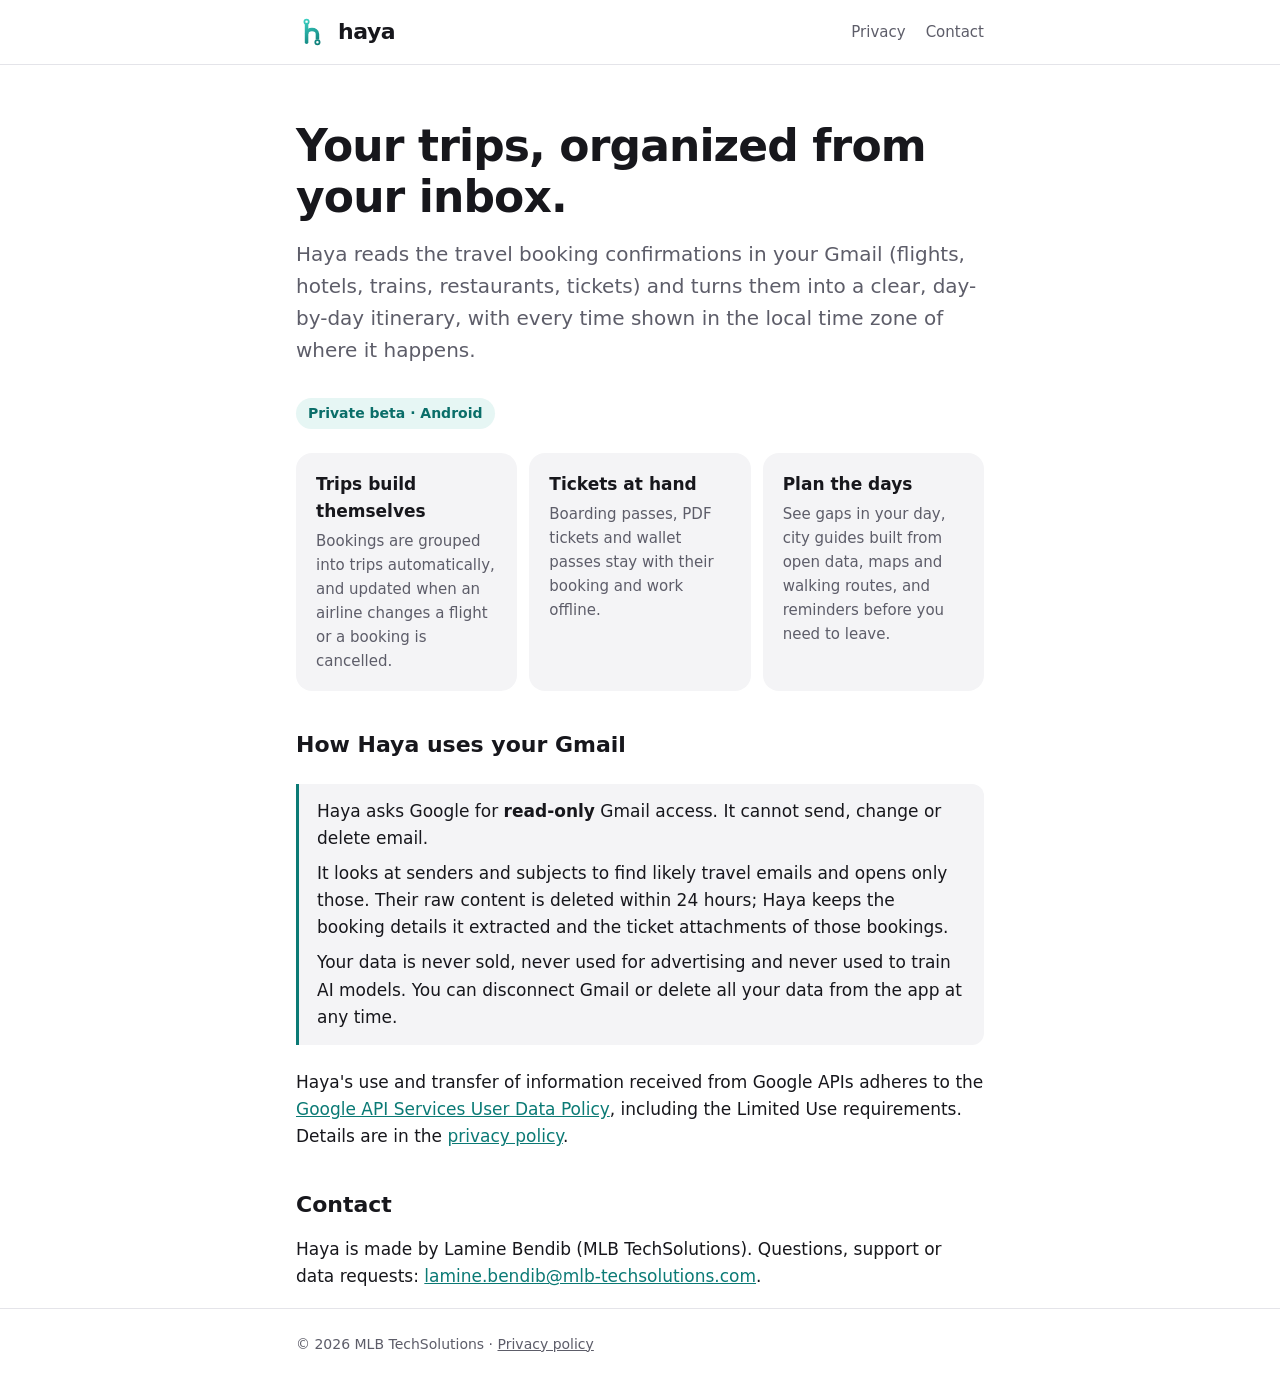
<file: index.html>
<!doctype html>
<html lang="en">
<head>
  <meta charset="utf-8">
  <meta name="viewport" content="width=device-width, initial-scale=1">
  <title>Haya — your trips, organized from your inbox</title>
  <meta name="description" content="Haya reads the travel booking confirmations in your Gmail and turns them into a day-by-day itinerary that works offline.">
  <link rel="icon" href="/assets/haya-symbol.svg" type="image/svg+xml">
  <link rel="stylesheet" href="/assets/site.css">
</head>
<body>
  <header class="top">
    <div class="wrap">
      <a class="brand" href="/"><img src="/assets/haya-symbol.svg" alt="">haya</a>
      <nav><a href="/privacy/">Privacy</a><a href="mailto:lamine.bendib@mlb-techsolutions.com">Contact</a></nav>
    </div>
  </header>
  <main class="wrap">
    <h1>Your trips, organized from your inbox.</h1>
    <p class="lead">Haya reads the travel booking confirmations in your Gmail (flights, hotels, trains, restaurants, tickets) and turns them into a clear, day-by-day itinerary, with every time shown in the local time zone of where it happens.</p>
    <span class="pill">Private beta · Android</span>

    <div class="cards">
      <div class="card"><h3>Trips build themselves</h3><p>Bookings are grouped into trips automatically, and updated when an airline changes a flight or a booking is cancelled.</p></div>
      <div class="card"><h3>Tickets at hand</h3><p>Boarding passes, PDF tickets and wallet passes stay with their booking and work offline.</p></div>
      <div class="card"><h3>Plan the days</h3><p>See gaps in your day, city guides built from open data, maps and walking routes, and reminders before you need to leave.</p></div>
    </div>

    <h2>How Haya uses your Gmail</h2>
    <div class="note">
      <p>Haya asks Google for <strong>read-only</strong> Gmail access. It cannot send, change or delete email.</p>
      <p>It looks at senders and subjects to find likely travel emails and opens only those. Their raw content is deleted within 24 hours; Haya keeps the booking details it extracted and the ticket attachments of those bookings.</p>
      <p>Your data is never sold, never used for advertising and never used to train AI models. You can disconnect Gmail or delete all your data from the app at any time.</p>
    </div>
    <p>Haya's use and transfer of information received from Google APIs adheres to the <a href="https://developers.google.com/terms/api-services-user-data-policy">Google API Services User Data Policy</a>, including the Limited Use requirements. Details are in the <a href="/privacy/">privacy policy</a>.</p>

    <h2>Contact</h2>
    <p>Haya is made by Lamine Bendib (MLB TechSolutions). Questions, support or data requests: <a href="mailto:lamine.bendib@mlb-techsolutions.com">lamine.bendib@mlb-techsolutions.com</a>.</p>
  </main>
  <footer>
    <div class="wrap">© 2026 MLB TechSolutions · <a href="/privacy/">Privacy policy</a></div>
  </footer>
</body>
</html>
</file>
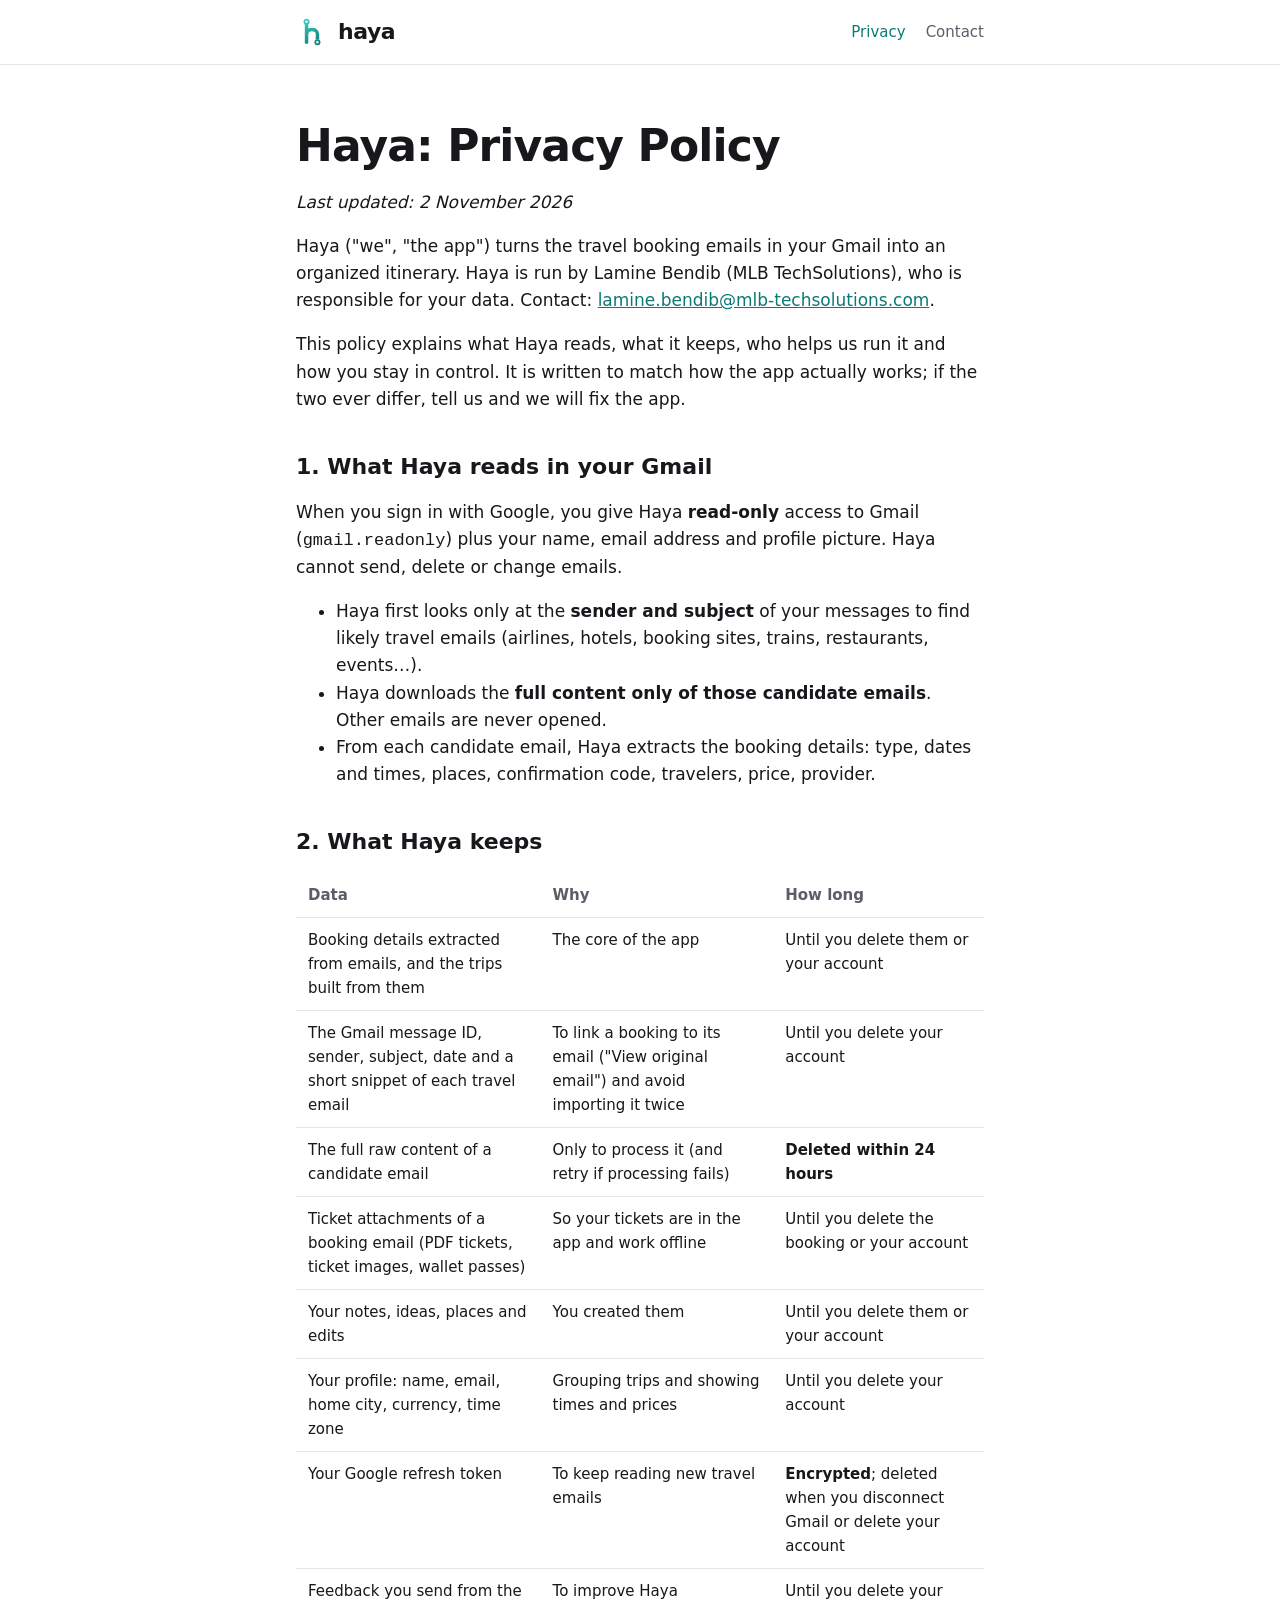
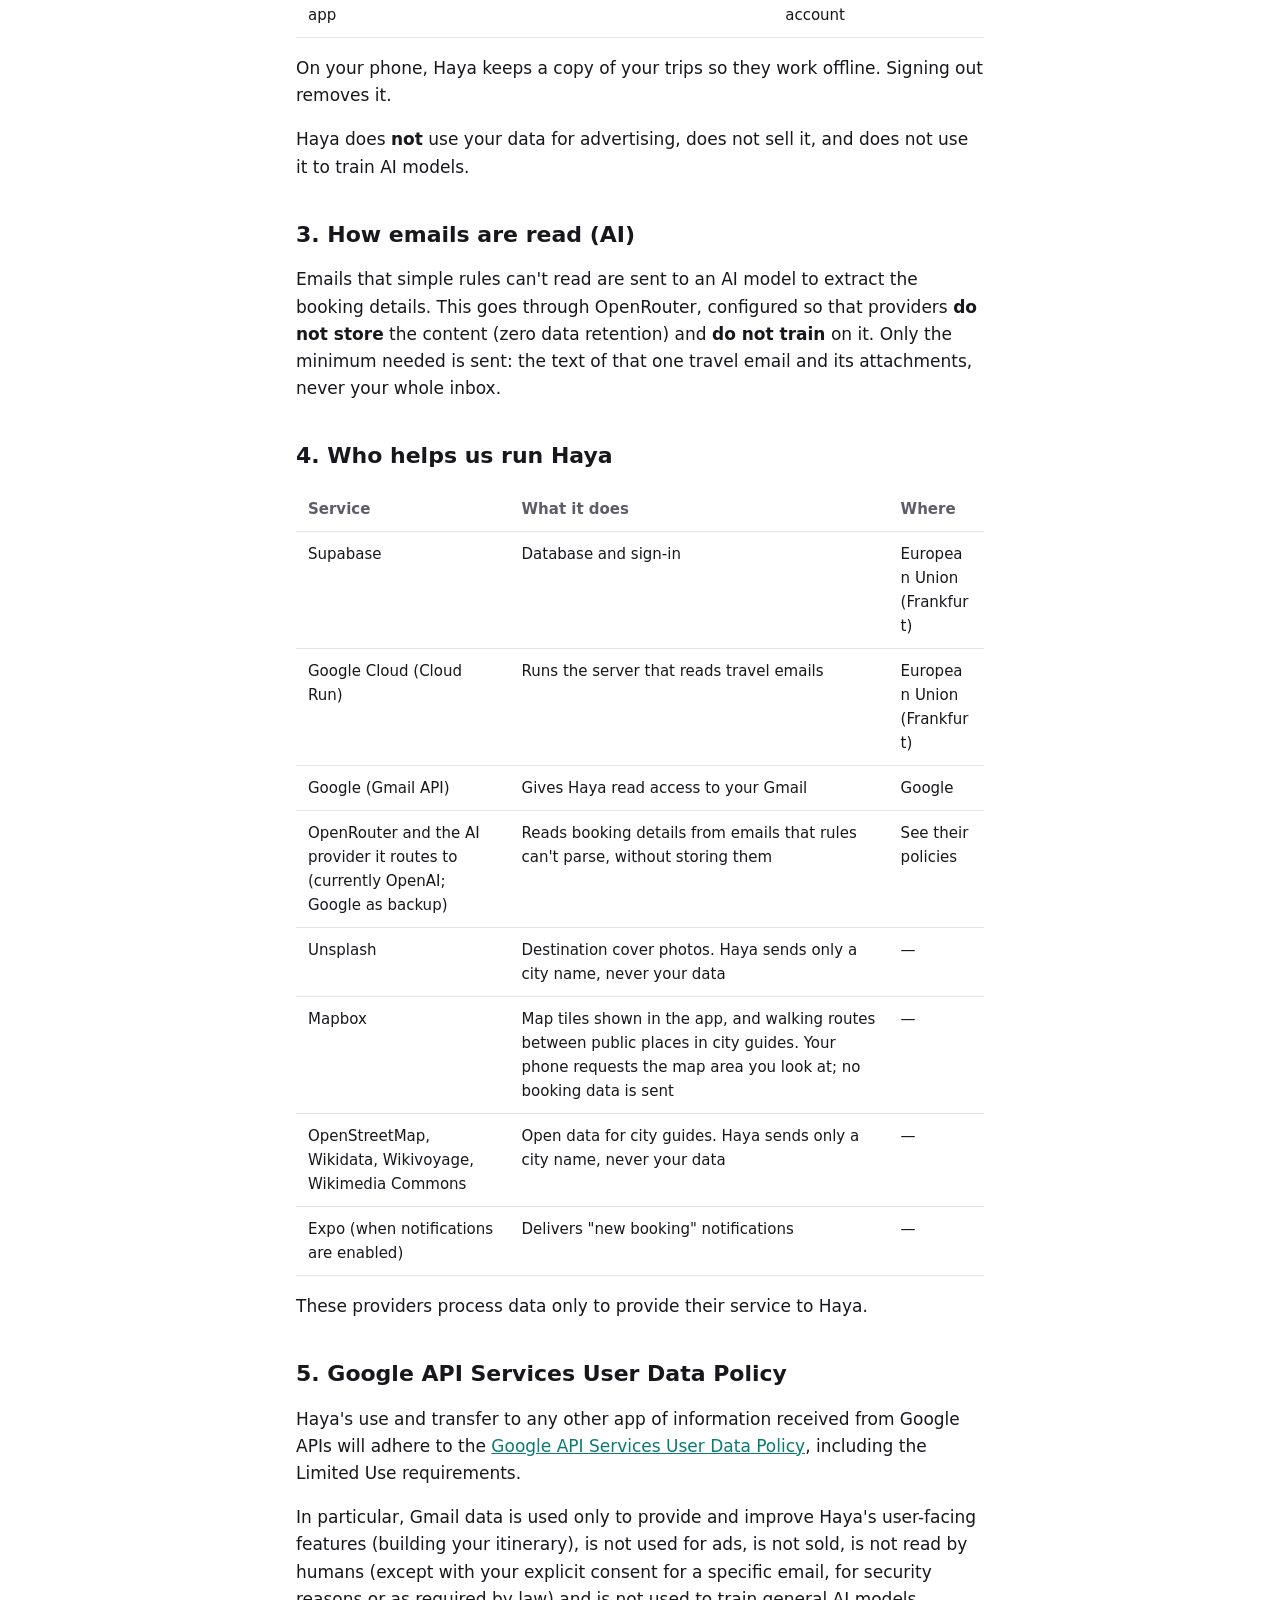
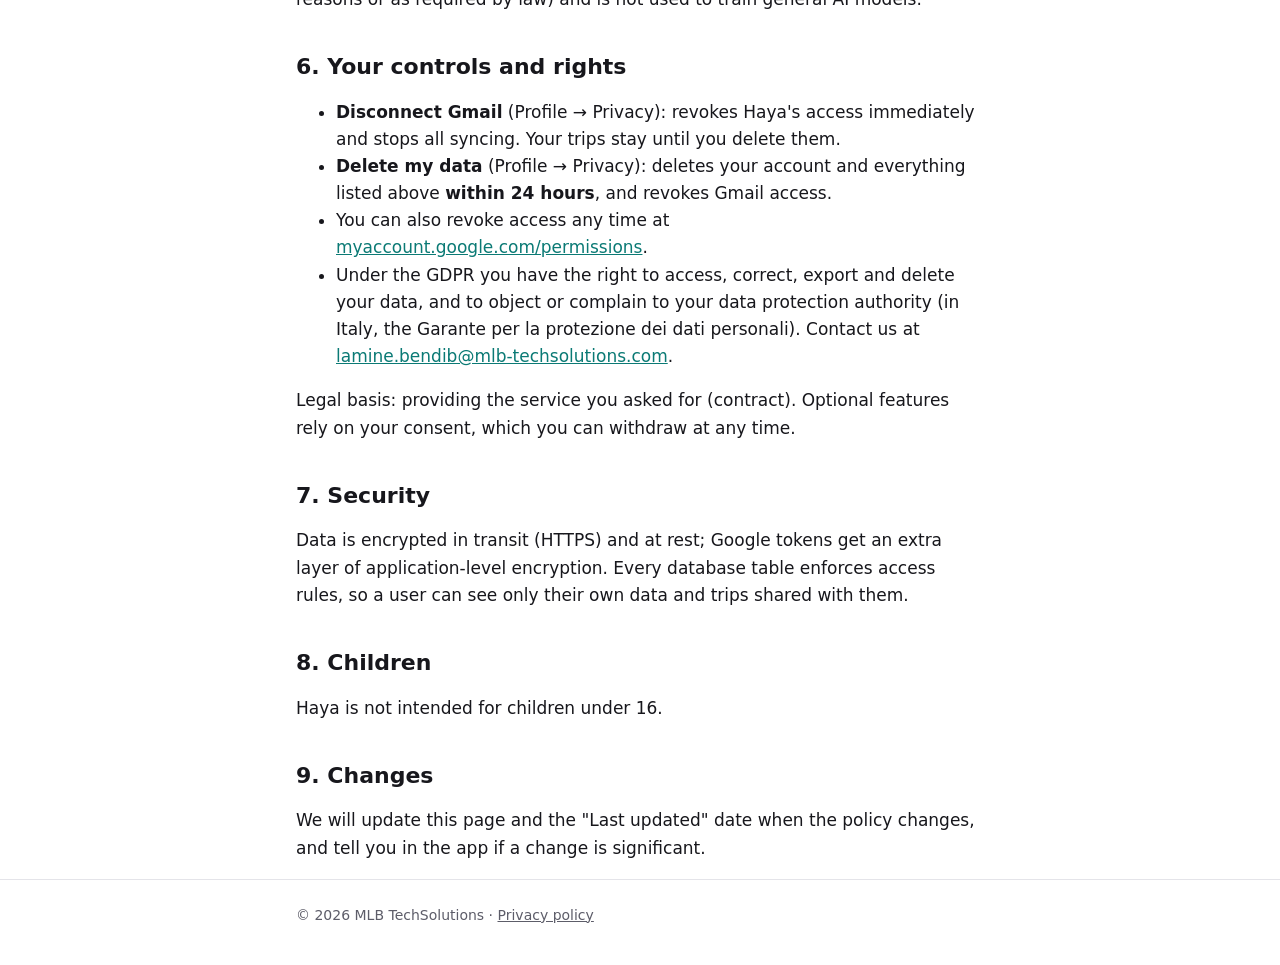
<file: privacy/index.html>
<!doctype html>
<html lang="en">
<head>
  <meta charset="utf-8">
  <meta name="viewport" content="width=device-width, initial-scale=1">
  <title>Haya Privacy Policy</title>
  <meta name="description" content="What Haya reads in your Gmail, what it keeps, who helps run it and how you stay in control.">
  <link rel="icon" href="/assets/haya-symbol.svg" type="image/svg+xml">
  <link rel="stylesheet" href="/assets/site.css">
</head>
<body>
  <header class="top">
    <div class="wrap">
      <a class="brand" href="/"><img src="/assets/haya-symbol.svg" alt="">haya</a>
      <nav><a href="/privacy/" aria-current="page">Privacy</a><a href="mailto:lamine.bendib@mlb-techsolutions.com">Contact</a></nav>
    </div>
  </header>
  <main class="wrap">
<h1>Haya: Privacy Policy</h1>
<p><em>Last updated: 2 November 2026</em></p>
<p>Haya (&quot;we&quot;, &quot;the app&quot;) turns the travel booking emails in your Gmail into an organized itinerary. Haya is run by Lamine Bendib (MLB TechSolutions), who is responsible for your data. Contact: <a href="mailto:lamine.bendib@mlb-techsolutions.com">lamine.bendib@mlb-techsolutions.com</a>.</p>
<p>This policy explains what Haya reads, what it keeps, who helps us run it and how you stay in control. It is written to match how the app actually works; if the two ever differ, tell us and we will fix the app.</p>
<h2>1. What Haya reads in your Gmail</h2>
<p>When you sign in with Google, you give Haya <strong>read-only</strong> access to Gmail (<code>gmail.readonly</code>) plus your name, email address and profile picture. Haya cannot send, delete or change emails.</p>
<ul>
<li>Haya first looks only at the <strong>sender and subject</strong> of your messages to find likely travel emails (airlines, hotels, booking sites, trains, restaurants, events…).</li>
<li>Haya downloads the <strong>full content only of those candidate emails</strong>. Other emails are never opened.</li>
<li>From each candidate email, Haya extracts the booking details: type, dates and times, places, confirmation code, travelers, price, provider.</li>
</ul>
<h2>2. What Haya keeps</h2>
<div class="table-scroll"><table>
<thead>
<tr>
<th>Data</th>
<th>Why</th>
<th>How long</th>
</tr>
</thead>
<tbody><tr>
<td>Booking details extracted from emails, and the trips built from them</td>
<td>The core of the app</td>
<td>Until you delete them or your account</td>
</tr>
<tr>
<td>The Gmail message ID, sender, subject, date and a short snippet of each travel email</td>
<td>To link a booking to its email (&quot;View original email&quot;) and avoid importing it twice</td>
<td>Until you delete your account</td>
</tr>
<tr>
<td>The full raw content of a candidate email</td>
<td>Only to process it (and retry if processing fails)</td>
<td><strong>Deleted within 24 hours</strong></td>
</tr>
<tr>
<td>Ticket attachments of a booking email (PDF tickets, ticket images, wallet passes)</td>
<td>So your tickets are in the app and work offline</td>
<td>Until you delete the booking or your account</td>
</tr>
<tr>
<td>Your notes, ideas, places and edits</td>
<td>You created them</td>
<td>Until you delete them or your account</td>
</tr>
<tr>
<td>Your profile: name, email, home city, currency, time zone</td>
<td>Grouping trips and showing times and prices</td>
<td>Until you delete your account</td>
</tr>
<tr>
<td>Your Google refresh token</td>
<td>To keep reading new travel emails</td>
<td><strong>Encrypted</strong>; deleted when you disconnect Gmail or delete your account</td>
</tr>
<tr>
<td>Feedback you send from the app</td>
<td>To improve Haya</td>
<td>Until you delete your account</td>
</tr>
</tbody></table></div>
<p>On your phone, Haya keeps a copy of your trips so they work offline. Signing out removes it.</p>
<p>Haya does <strong>not</strong> use your data for advertising, does not sell it, and does not use it to train AI models.</p>
<h2>3. How emails are read (AI)</h2>
<p>Emails that simple rules can&#39;t read are sent to an AI model to extract the booking details. This goes through OpenRouter, configured so that providers <strong>do not store</strong> the content (zero data retention) and <strong>do not train</strong> on it. Only the minimum needed is sent: the text of that one travel email and its attachments, never your whole inbox.</p>
<h2>4. Who helps us run Haya</h2>
<div class="table-scroll"><table>
<thead>
<tr>
<th>Service</th>
<th>What it does</th>
<th>Where</th>
</tr>
</thead>
<tbody><tr>
<td>Supabase</td>
<td>Database and sign-in</td>
<td>European Union (Frankfurt)</td>
</tr>
<tr>
<td>Google Cloud (Cloud Run)</td>
<td>Runs the server that reads travel emails</td>
<td>European Union (Frankfurt)</td>
</tr>
<tr>
<td>Google (Gmail API)</td>
<td>Gives Haya read access to your Gmail</td>
<td>Google</td>
</tr>
<tr>
<td>OpenRouter and the AI provider it routes to (currently OpenAI; Google as backup)</td>
<td>Reads booking details from emails that rules can&#39;t parse, without storing them</td>
<td>See their policies</td>
</tr>
<tr>
<td>Unsplash</td>
<td>Destination cover photos. Haya sends only a city name, never your data</td>
<td>—</td>
</tr>
<tr>
<td>Mapbox</td>
<td>Map tiles shown in the app, and walking routes between public places in city guides. Your phone requests the map area you look at; no booking data is sent</td>
<td>—</td>
</tr>
<tr>
<td>OpenStreetMap, Wikidata, Wikivoyage, Wikimedia Commons</td>
<td>Open data for city guides. Haya sends only a city name, never your data</td>
<td>—</td>
</tr>
<tr>
<td>Expo (when notifications are enabled)</td>
<td>Delivers &quot;new booking&quot; notifications</td>
<td>—</td>
</tr>
</tbody></table></div>
<p>These providers process data only to provide their service to Haya.</p>
<h2>5. Google API Services User Data Policy</h2>
<p>Haya&#39;s use and transfer to any other app of information received from Google APIs will adhere to the <a href="https://developers.google.com/terms/api-services-user-data-policy">Google API Services User Data Policy</a>, including the Limited Use requirements.</p>
<p>In particular, Gmail data is used only to provide and improve Haya&#39;s user-facing features (building your itinerary), is not used for ads, is not sold, is not read by humans (except with your explicit consent for a specific email, for security reasons or as required by law) and is not used to train general AI models.</p>
<h2>6. Your controls and rights</h2>
<ul>
<li><strong>Disconnect Gmail</strong> (Profile → Privacy): revokes Haya&#39;s access immediately and stops all syncing. Your trips stay until you delete them.</li>
<li><strong>Delete my data</strong> (Profile → Privacy): deletes your account and everything listed above <strong>within 24 hours</strong>, and revokes Gmail access.</li>
<li>You can also revoke access any time at <a href="https://myaccount.google.com/permissions">myaccount.google.com/permissions</a>.</li>
<li>Under the GDPR you have the right to access, correct, export and delete your data, and to object or complain to your data protection authority (in Italy, the Garante per la protezione dei dati personali). Contact us at <a href="mailto:lamine.bendib@mlb-techsolutions.com">lamine.bendib@mlb-techsolutions.com</a>.</li>
</ul>
<p>Legal basis: providing the service you asked for (contract). Optional features rely on your consent, which you can withdraw at any time.</p>
<h2>7. Security</h2>
<p>Data is encrypted in transit (HTTPS) and at rest; Google tokens get an extra layer of application-level encryption. Every database table enforces access rules, so a user can see only their own data and trips shared with them.</p>
<h2>8. Children</h2>
<p>Haya is not intended for children under 16.</p>
<h2>9. Changes</h2>
<p>We will update this page and the &quot;Last updated&quot; date when the policy changes, and tell you in the app if a change is significant.</p>
</main>
  <footer>
    <div class="wrap">© 2026 MLB TechSolutions · <a href="/privacy/">Privacy policy</a></div>
  </footer>
</body>
</html>
</file>
<file: assets/site.css>
:root {
  --bg: #ffffff;
  --surface: #f4f4f6;
  --border: #e4e4e9;
  --text: #17171c;
  --text-2: #5d5d69;
  --primary: #0b7a75;
  --primary-soft: #e6f6f4;
  --on-soft: #0a6e69;
  color-scheme: light dark;
}
@media (prefers-color-scheme: dark) {
  :root {
    --bg: #0e0e12;
    --surface: #1b1b21;
    --border: #2e2e36;
    --text: #f4f4f6;
    --text-2: #a3a3b0;
    --primary: #3dd1c4;
    --primary-soft: #0e2e2c;
    --on-soft: #3dd1c4;
  }
}
* { box-sizing: border-box; }
html { -webkit-text-size-adjust: 100%; }
body {
  margin: 0;
  background: var(--bg);
  color: var(--text);
  font: 17px/1.6 "Plus Jakarta Sans", system-ui, -apple-system, "Segoe UI", Roboto, sans-serif;
}
.wrap { max-width: 720px; margin: 0 auto; padding: 0 16px; }
header.top { border-bottom: 1px solid var(--border); }
header.top .wrap { display: flex; align-items: center; justify-content: space-between; height: 64px; }
.brand { display: flex; align-items: center; gap: 10px; color: var(--text); text-decoration: none; font-weight: 800; font-size: 22px; letter-spacing: -0.02em; }
.brand img { width: 32px; height: 32px; }
nav a { color: var(--text-2); text-decoration: none; margin-left: 20px; font-size: 15px; }
nav a:hover, nav a[aria-current] { color: var(--primary); }
a { color: var(--primary); }
h1 { font-size: clamp(32px, 6vw, 44px); line-height: 1.15; letter-spacing: -0.02em; margin: 56px 0 16px; }
h2 { font-size: 22px; line-height: 1.3; margin: 40px 0 8px; }
h3 { font-size: 18px; margin: 28px 0 8px; }
.lead { font-size: 20px; color: var(--text-2); margin: 0 0 32px; }
.pill { display: inline-block; background: var(--primary-soft); color: var(--on-soft); border-radius: 999px; padding: 4px 12px; font-size: 14px; font-weight: 600; }
.cards { display: grid; grid-template-columns: repeat(auto-fit, minmax(200px, 1fr)); gap: 12px; margin: 24px 0; }
.card { background: var(--surface); border-radius: 16px; padding: 18px 20px; }
.card h3 { margin: 0 0 4px; font-size: 17px; }
.card p { margin: 0; color: var(--text-2); font-size: 15px; }
.note { border-left: 3px solid var(--primary); background: var(--surface); border-radius: 0 12px 12px 0; padding: 14px 18px; margin: 24px 0; }
.note p { margin: 0 0 8px; }
.note p:last-child { margin: 0; }
.table-scroll { overflow-x: auto; margin: 16px 0; }
table { border-collapse: collapse; width: 100%; font-size: 15px; }
th, td { text-align: left; vertical-align: top; padding: 10px 12px; border-bottom: 1px solid var(--border); }
th { color: var(--text-2); font-weight: 600; }
main { padding-bottom: 64px; }
footer { border-top: 1px solid var(--border); color: var(--text-2); font-size: 14px; padding: 24px 0 40px; }
footer a { color: var(--text-2); }
main, footer { overflow-wrap: anywhere; }
.table-scroll table { min-width: 520px; }
@media (max-width: 480px) {
  nav a { margin-left: 14px; }
  .lead { font-size: 18px; }
}
</file>
